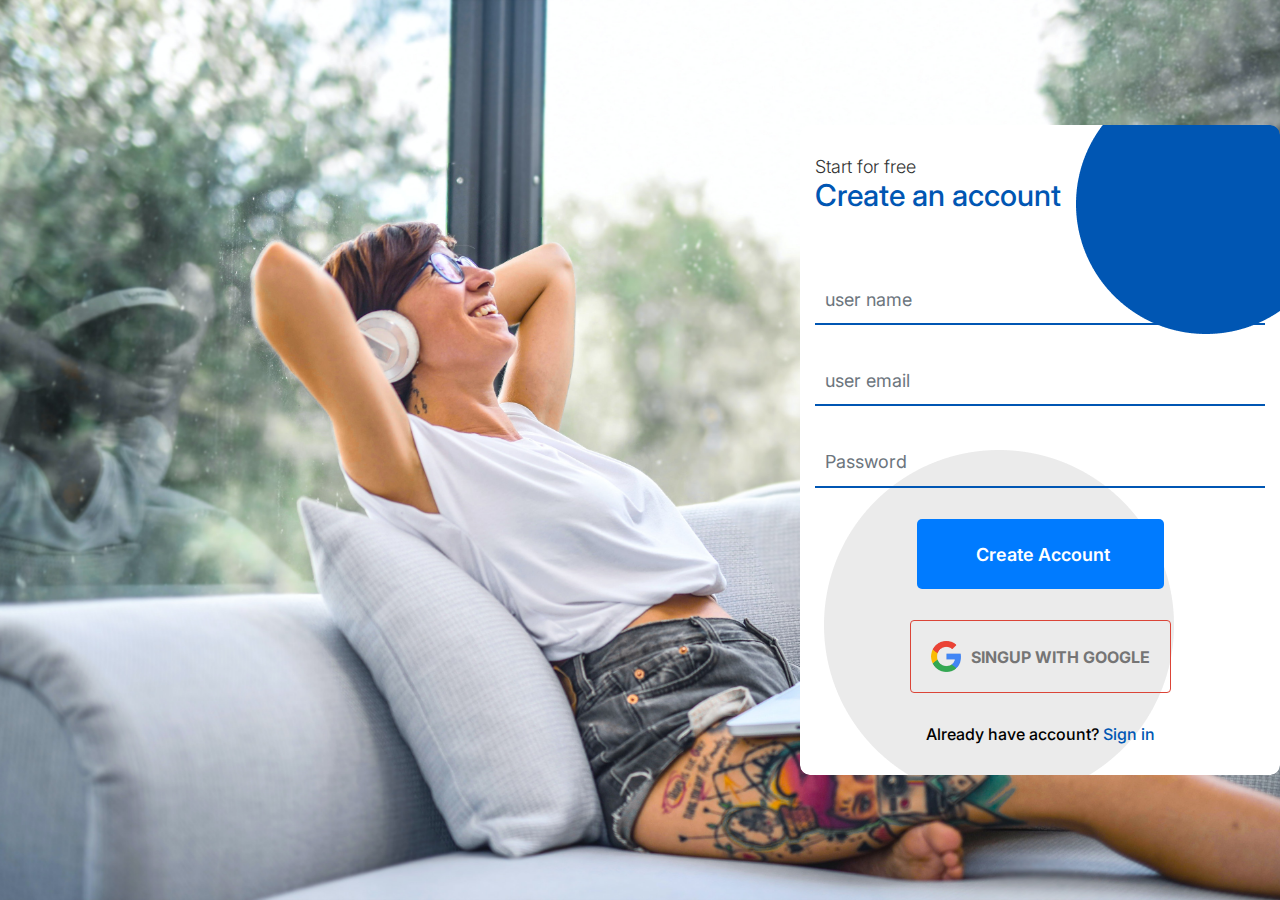
<file: index.html>
<!DOCTYPE html>
<html lang="en">
<head>
    <meta charset="UTF-8">
    <meta name="viewport" content="width=device-width, initial-scale=1.0">
    <link rel="stylesheet" href="./assets/style.css">
    <!-- 837160506487-9lera7p8rv5dgs48r55u191f8h79sj6s.apps.googleusercontent.com -->
    <title>Welcome</title>
</head>
<body class="sign-body">
    <form>
      <div>
        <p>
            Start for free
        </p>
        <h1>
            Create an account
        </h1>
      </div>
      <h6 class="alate_box ">

      </h6>
        <label>
         
            <input type="text" placeholder="user name" required>
        </label>
        <label>
           
            <input type="email" placeholder="user email" required>
        </label>
        <label>
          
            <input type="password" placeholder="Password" required>
        </label>
        <button>
            Create Account
        </button>
        <div onclick="singingWithGoogle()" class="google">
            <img src="./assets/image/google logo.png" alt="">
            singUp with google
        </div>
        <h2>
            Already have account?
            <a href="./pages/login.html">
                Sign in
            </a>
        </h2>
    </form>
    <script src="./assets/app/singUp.js">
       
    </script>
</body>
</html>
</file>
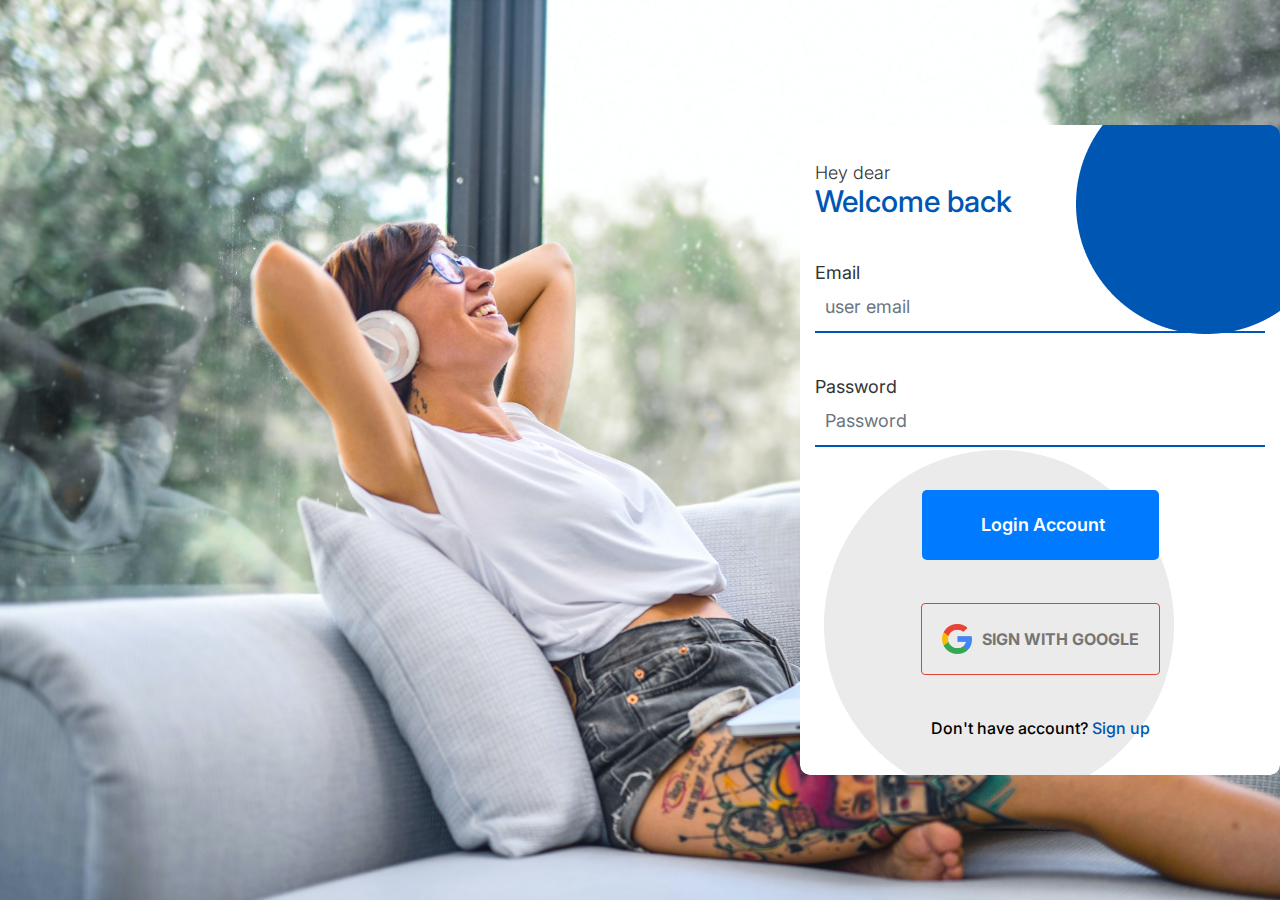
<file: pages/login.html>
<!DOCTYPE html>
<html lang="en">
<head>
    <meta charset="UTF-8">
    <meta name="viewport" content="width=device-width, initial-scale=1.0">
    <link rel="stylesheet" href="../assets/style.css">
    <title>Document</title>
</head>
<body class="sign-body">
    <form >
      <div>
        <p>
            Hey dear
        </p>
        <h1>
            Welcome back
        </h1>
        <h6 class="alate_box ">

        </h6>
      </div>
      <label>
        Email
       <input type="email" placeholder="user email">
   </label>
        <label>
            Password
            <input type="password" placeholder="Password">
        </label>
        <button>
            Login Account
        </button>
        <div onclick="singingWithGoogle()" class="google">
            <img src="../assets/image/google logo.png" alt="">
            sign with google
        </div>
        <h2>
            Don't have account?
            <a href="../index.html">
                Sign up
            </a>
        </h2>
    </form>
    <script src="../assets/app/login.js">
    </script>
</body>
</html>
</file>
<file: assets/style.css>
@import url('https://fonts.googleapis.com/css2?family=Inter:wght@100;200;300;400;500;600;700;800;900&family=Roboto:wght@300;400;500;700&display=swap');
*{
    margin: 0;
    padding: 0;
    box-sizing: border-box;
    cursor: context-menu;
    text-decoration: none;
    list-style: none;
    border: none;
    outline: none;
    font-family: 'Inter', sans-serif;
}
:root{
    --primary-blue:#007BFF;
    --primary-white:#fff;
    --light-gray:#6C757D;
    --dark-gray:#333333;
    --secondary-blue:#0056B3;
}
::-webkit-scrollbar{
    width: 4px;
}
::-webkit-scrollbar-thumb{
    background-color: var(--secondary-blue);
    border-radius: 1000px;
}
.sign-body{

    background-image: url("./image/background.jpg");
    background-position: center;
    background-size: cover;
    background-repeat: no-repeat;
    min-height: 100vh;
    position: relative;
    display: flex;
    align-items: center;
    justify-content: right;
}

form{
    width: 480px;
    /* margin-right: 2vw; */
    height: 650px;
    flex-shrink: 0;
    background-image: url("./image/Frame 1.png");
    background-position: center;
    background-size: cover;
    background-repeat: no-repeat; 
    border-radius: 10px;
    justify-content: space-around;
    display: flex;
    flex-direction: column;
    padding: 15px;
    /* padding-top: 58px; */
}
form.hid{
  display: none;
}
form p{
    color: var(--dark-gray);
    font-family: Inter;
    font-size: 18px;
    font-style: normal;
    font-weight: 300;
    line-height: normal;
}
form h1{
    color: var(--secondary-blue);
    font-size: 30px;
    font-style: normal;
    font-weight: 500;
   
    line-height: normal;
}
form label{
    display: flex;
    flex-direction: column;
    width: 100%;
    height: fit-content;
    justify-content: space-between;
    align-items: flex-start;
    color: var(--dark-gray);
    font-size: 18px;
    font-style: normal;
    font-weight: 400;
    line-height: normal;
}
form input{
    background-color: transparent;
    width: 100%;
    height: 50px;
    padding-left: 10px;
    color: var(--dark-gray);
    font-family: Inter;
    font-size: 18px;
    font-style: normal;
    font-weight: 400;
    line-height: normal;
    border-bottom:2px solid var(--secondary-blue) ;
}
form input::placeholder{
    color: var(--light-gray);
    font-family: Inter;
    font-size: 18px;
    font-style: normal;
    font-weight: 400;
    line-height: normal;
    cursor: auto;
}
form div.google{

}
/* Styles for the Sign in with Google button */
.google {
  width: fit-content;
  align-self: center;
  display: inline-flex;
  background-color: transparent;
  color: #757575;
  font-size: 16px;
  font-weight: bold;
  text-transform: uppercase;
  padding: 20px 20px;
  border: 1px solid #db4437;
  border-radius: 4px;
  cursor: pointer;
  transition: all 0.3s ease;
  align-items: center;
}

.google:hover {
  background-color: #db4437;
  color: #fff;
}

.google img {
  width: 30px;
  margin-right: 10px;
}

form button{
    display: inline-flex;
    height: 70px;
    padding: 24px 54px 24px 59px;
    justify-content: flex-end;
    align-items: center;
    flex-shrink: 0;
    border-radius: 5px;
    background: var(--primary-blue);
    color: var(--primary-white);
    font-family: Inter;
    align-self: center;
    font-size: 18px;
    font-style: normal;
    font-weight: 600;
    line-height: normal;
    cursor: pointer;
}
form h2{
    color: #000;
    font-family: Inter;
    align-self: center;
    font-size: 16px;
    font-style: normal;
    font-weight: 500;
    line-height: normal;
}
form a{
    color: var(--secondary-blue);
    cursor: pointer;
}


/* home styling */


.home-body{
    display: flex;
    flex-direction: column;
    height: 100vh;
}

.nav{
     width: 100%;

     display: flex;
     justify-content: space-between;
     padding: .1vw 5vw;
     padding-top: 1.5vw;
     align-items: baseline;
     border-bottom: 1px solid var(--primary-blue, #007BFF);
     background: var(--primary-white, #FFF);
}
.nav div{
    display: flex;
    align-items: baseline;
}
.nav p{
    color: var(--light-gray);
    font-size: 14px;
    font-style: normal;
    font-weight: 400;
    line-height: normal;
    font-family: Roboto;
}
.nav h1{
    color: #000;
    font-family: Roboto;
    font-size: 30px;
    font-style: normal;
    font-weight: 400;
    line-height: normal;
    width: 300px;
    overflow: hidden;
    text-overflow: ellipsis;
    display: -webkit-box;
    -webkit-line-clamp: 1; /* Number of lines to show */
    -webkit-box-orient: vertical;
}
 .nav div:last-child{
    gap: 28px;
 }


 .body{
    background: rgba(0, 123, 255, 0.05);
    width: 100%;
    flex-grow: 1;
    display: flex;
    position: relative;
 }

 .content-list {
    /* Allow it to grow and occupy the remaining height */
    flex: 1;
    height: 91vh;
    padding: 5vw;
    overflow-y: auto; /* Add a vertical scrollbar when content overflows */
  }
  .content-list h6{
    color: #fff;
    font-family: Inter;
    font-size: 20px;
    font-style: normal;
    font-weight: 600;
    line-height: normal;
    text-transform: capitalize;
    width: 100%;
    height: 50px;
    justify-content: center;
    align-items: center;
    display: flex;
    background-color: var(--primary-blue);
    margin-top: 5vw;
}
  .content-list .set_time{
    display: flex;
    width: 100%;
    /* background-color: #9b9b9b; */
    height: 90px;
    gap: 3vw;
    align-items: flex-end;
  }
  .content-list .set_time label{
    display: flex;
    height: 90%;
    flex-direction: column;
    justify-content: space-between;
    width: 100%;
    max-width: 320px;
    color: #000;
    font-family: Inter;
    font-size: 18px;
    font-style: normal;
    font-weight: 400;
    line-height: normal;
    text-transform: capitalize;
  }
  .content-list .set_time label select{
    width: 100%;
    height: 40px;
    padding: 10px;
    color: #000;
    font-family: Inter;
    font-size: 16px;
    font-style: normal;
    font-weight: 400;
    line-height: normal;
    text-transform: capitalize;
    border-radius: 10px;
  }
  .content-list .set_time .svgs{
    display: flex;
    height: fit-content;
    flex-direction: row;
    justify-content: flex-start;
    gap: 10px;
    width: 100%;
    max-width: 320px;
  }
  .content-list ul{
    height: fit-content;
    display: flex;
    flex-direction: column;
  }
  .content-list ul li{
    width: 100%;
    height: 100px;
    position: relative;
    flex-shrink: 0;
    border-bottom: 1px solid var(--light-gray, #6C757D);
    display: flex;
    margin-top: 10px;
    justify-content: space-between;
    align-items: center;
  }
  .content-list ul li div{
    display: flex;
    pointer-events: none;
    gap: 38px;
  }
  .content-list ul li h1{
    color: #000;
    font-family: Inter;
    font-size: 20px;
    font-style: normal;
    font-weight: 400;
    pointer-events: none;
    line-height: normal;
    text-transform: capitalize;
  }
  .content-list ul li p{
    color: #000;
    font-family: Inter;
    font-size: 12px;
    font-style: normal;
    font-weight: 400;
    position: absolute;
    top: 5px;
    right: 5px;
    pointer-events: none;
    line-height: normal;
    text-transform: capitalize;
  }
 
  * svg{
    cursor: pointer;
  }

  .svg-body{
    cursor: pointer;
    transition: .5s ease-in-out;
    height: 35px;
    width: 35px;
    border-radius: 1000px;
    display: flex;
    align-items: center;
    justify-content: center;
  }
  .content-list .svg-body:hover{
    background-color:#ecebeb;
  }

  .content-details{
    width: 350px;
    display: flex;
    flex-direction: column;
    position: relative;
    padding: 20px;
    gap: 25px;
    padding-top: 50px;
    background: var(--white, #FFF);
    display: none;
  }
  .body_show_all .content-details{
    display: flex;
}
.content-details h1{
    color: #000;
    font-size: 24px;
    font-style: normal;
    font-weight: 500;
    line-height: normal;
    text-transform: capitalize;
}
.content-details textarea{
    color: #000;
    font-size: 14px;
    height: 300px;
    font-style: normal;
    font-weight: 400;
    line-height: normal;
    text-transform: capitalize;
    overflow-wrap: break-word;

}

.content-details .link {
    display: flex;
    width: 320px;
    border-radius: 499px;
    border: 1px solid var(--dark-gray, #6C757D);
    height: 30px;
    padding: 10px;
    position: relative;
    overflow: hidden;
    justify-content: flex-end;
    align-items: center;
    flex-shrink: 0;
}
.content-details .link h1{
    white-space: nowrap;      /* Prevent the text from wrapping */
    overflow: hidden;        /* Hide any overflowing content */
    text-overflow: ellipsis; /* Display an ellipsis (...) for overflow */
    width: 100%;             /* Set the width to 100% to constrain the text */
    font-size: 14px;
    font-weight: 400;
}
.content-details .link .copy{
    display: flex;
    width: 60px;
    height: 30px;
    justify-content: center;
    align-items: center;
    flex-shrink: 0;
    position: absolute;
    top: 0;
    right: 0;
    background: var(--dark-gray, #6C757D);
    cursor: pointer;
}
@media screen and (max-width : 900px) {
    .body{
        align-items: center;
        justify-content: center;
    }
    .content-details{
        max-width: 350px;
        width: 100%;
        position: absolute;
        max-height: 98%;
        display: none;
        /* position: relative; */
    }
    .body_show_all .content-details{
        display: flex;
    }
    .content-details .link{
        width: 100%;
    }
    .body_show_all .over_lay{
        position: absolute;
        background-color: #00000067;
        width: 100vw;
        backdrop-filter: blur(1px);
        height: 100vh;
        top: 0;
        right: 0;
        left: 0;
        
    }
}
@media screen and ( max-width : 500px) {
   form{
    width: 100vw;
    min-height: 100vh;
    margin: 0;
    padding: 1vw;
    border-radius: 0;
    background: #fff;
   }
   .content-list .set_time{
    display: flex;
    width: 100%;
    /* background-color: #9b9b9b; */
    height: fit-content;
    gap: 3vw;
    flex-direction: column;
    align-items:center;
  }
  
  .content-list .set_time label {
    width: 100%;
    max-width: none;
  }
  .content-list .set_time .svgs{
    align-items: center;
    justify-content: center;
  }
  .nav p{
    color: var(--light-gray);
    font-size: 8px;
    font-style: normal;
    font-weight: 400;
    line-height: normal;
    font-family: Roboto;
}
.nav h1{
    color: #000;
    font-family: Roboto;
    font-size: 18px;
    font-style: normal;
    font-weight: 400;
    line-height: normal;
    width: 100px;
    overflow: hidden;
    text-overflow: ellipsis;
    display: -webkit-box;
    -webkit-line-clamp: 1; /* Number of lines to show */
    -webkit-box-orient: vertical;
}
 .nav div:last-child{
    gap: 5px;
 }
 svg{
    height: 20px;
 }
 .content-list ul li div{
    display: flex;
    gap: 0px;
  }
  .content-list ul li {
    height: 80px;
  }
  .content-list ul li h1{
    color: #000;
    font-family: Inter;
    font-size: 18px;
    font-style: normal;
    font-weight: 400;
    line-height: normal;
    text-transform: capitalize;
  }
 
}


.google.active_parent_to_button{
  border: none;
  width: 250px;
  color: #c9c9c9;
}
.google.active_parent_to_button,
.active_parent_to_button button{
  background: #A6A6A6;
  pointer-events: none;
  position: relative; 
  font-weight: 400;
}
.google.active_parent_to_button img{
  display: none;
}
.google.active_parent_to_button::after,
.active_parent_to_button button::after{
   width: 25px;
   height: 25px;
   border-radius: 30px;
   border-top:3px solid #fff;
   position: absolute;
   content: '';
   right: 5%;
   align-self: center;
   cursor: pointer;
   justify-self: center;
   animation:infinite .3s rotate_load ease-in-out;
}
.popup .popup_for_clear_payment label.active_parent_to_button img{
  display: none;
}

@keyframes rotate_load {
   from{

   }to{
       transform: rotate(360deg);
   }
}

.alate_box.error{
  width: 100%;
  height: fit-content;
  min-height: 50px;
  border-radius: 10px;
  border: 2px solid #ee7c83;
  padding: 10px;
  color: red;
  font-family: Nunito;
  font-size: 16px;
  font-style: normal;
  font-weight: 600;
  line-height: normal;
  text-transform: capitalize;
  animation: 1s alate_show forwards;
}
.alate_box.okay{
  width: 100%;
  height: fit-content;
  min-height: 50px;
  border-radius: 10px;
  border: 2px solid green;
  padding: 10px;
  color: green;
  font-family: Nunito;
  font-size: 16px;
  font-style: normal;
  font-weight: 600;
  line-height: normal;
  text-transform: capitalize;
  animation: 1s alate_show forwards;
}

@keyframes alate_show {
  from{
      transform: translateX(100%);
  }to{
      transform: translateX(0%);
  }
}
.winners .winners_items.hid,
.product_listing .products .hid,
.hid_data_stat,
.loading_data.hid,
.hid{
  display: none;
}
.carosell_items_cont .hid{
  display: none;
}
.hid_data{
  display: none;
}

.loading_data{
  width: 100%;
  height: 100%;
  position: fixed;
  top: 0;
  left: 0;
  background-color: #fff;
  z-index: 11;
  display: flex;
  align-items: center;
  justify-content: center;
}

.loading_data_remove{
  display: none;
}

.lds-facebook {
  display: inline-block;
  position: relative;
  width: 80px;
  height: 80px;
}
.lds-facebook div {
  display: inline-block;
  position: absolute;
  left: 8px;
  width: 16px;
  background: var(--primary-blue);
  animation: lds-facebook 1.2s cubic-bezier(0, 0.5, 0.5, 1) infinite;
}
.lds-facebook div:nth-child(1) {
  left: 8px;
  animation-delay: -0.24s;
}
.lds-facebook div:nth-child(2) {
  left: 32px;
  animation-delay: -0.12s;
}
.lds-facebook div:nth-child(3) {
  left: 56px;
  animation-delay: 0;
}
@keyframes lds-facebook {
  0% {
    top: 8px;
    height: 64px;
  }
  50%, 100% {
    top: 24px;
    height: 32px;
  }
}







html,
body {
font-size: 24px;
}

.main-container {
width: 100%;
height: 100%;
display: flex;
flex-flow: column;
justify-content: center;
align-items: center;
}

.main-container .check-container {
width: 6.25rem;
height: 7.5rem;
display: flex;
flex-flow: column;
align-items: center;
justify-content: space-between;
}
.main-container .check-container .check-background {
width: 100%;
height: calc(100% - 1.25rem);
background: linear-gradient(to bottom right, #5de593, #41d67c);
box-shadow: 0px 0px 0px 65px rgba(255, 255, 255, 0.25) inset, 0px 0px 0px 65px rgba(255, 255, 255, 0.25) inset;
transform: scale(0.84);
border-radius: 50%;
animation: animateContainer 0.75s ease-out forwards 0.75s;
display: flex;
align-items: center;
justify-content: center;
opacity: 0;
}
.main-container .check-container .check-background svg {
width: 65%;
transform: translateY(0.25rem);
stroke-dasharray: 80;
stroke-dashoffset: 80;
animation: animateCheck 0.35s forwards 1.25s ease-out;
}
.main-container .check-container .check-shadow {
bottom: calc(-15% - 5px);
left: 0;
border-radius: 50%;
background: radial-gradient(closest-side, #49da83, transparent);
animation: animateShadow 0.75s ease-out forwards 0.75s;
}

@keyframes animateContainer {
0% {
  opacity: 0;
  transform: scale(0);
  box-shadow: 0px 0px 0px 65px rgba(255, 255, 255, 0.25) inset, 0px 0px 0px 65px rgba(255, 255, 255, 0.25) inset;
}
25% {
  opacity: 1;
  transform: scale(0.9);
  box-shadow: 0px 0px 0px 65px rgba(255, 255, 255, 0.25) inset, 0px 0px 0px 65px rgba(255, 255, 255, 0.25) inset;
}
43.75% {
  transform: scale(1.15);
  box-shadow: 0px 0px 0px 43.334px rgba(255, 255, 255, 0.25) inset, 0px 0px 0px 65px rgba(255, 255, 255, 0.25) inset;
}
62.5% {
  transform: scale(1);
  box-shadow: 0px 0px 0px 0px rgba(255, 255, 255, 0.25) inset, 0px 0px 0px 21.667px rgba(255, 255, 255, 0.25) inset;
}
81.25% {
  box-shadow: 0px 0px 0px 0px rgba(255, 255, 255, 0.25) inset, 0px 0px 0px 0px rgba(255, 255, 255, 0.25) inset;
}
100% {
  opacity: 1;
  box-shadow: 0px 0px 0px 0px rgba(255, 255, 255, 0.25) inset, 0px 0px 0px 0px rgba(255, 255, 255, 0.25) inset;
}
}
@keyframes animateCheck {
from {
  stroke-dashoffset: 80;
}
to {
  stroke-dashoffset: 0;
}
}
@keyframes animateShadow {
0% {
  opacity: 0;
  width: 100%;
  height: 15%;
}
25% {
  opacity: 0.25;
}
43.75% {
  width: 40%;
  height: 7%;
  opacity: 0.35;
}
100% {
  width: 85%;
  height: 15%;
  opacity: 0.25;
}
}


.popup_play{
  display: flex;
  position: fixed;
  align-self: center;
  right: 0px;
  background-color: #fff;
  min-width: 100px;
  height: auto;
  border-radius: 10px 0px 0px 10px;
  gap: 5px;
  padding: 5px 20px 5px 5px;
  justify-content: space-between;
  align-items: center;
  transition: .5s ease-in;
  transform: translateX(100%);
  box-shadow: 0px 0px 10px .1px #c2c1c1;
}
.popup_play div{
  width: fit-content;
  height: fit-content;
  padding: 0;
}
.number_of_selected{
  font-size: 25px;
  font-weight: 300;
}
.popup_play_out{
  transform: translateX(0%);
}


.content-list ul li.selected{
   margin-top: 10px;
   border: none;
   background: #fff;
   border-radius: 5px;
  }
</file>
